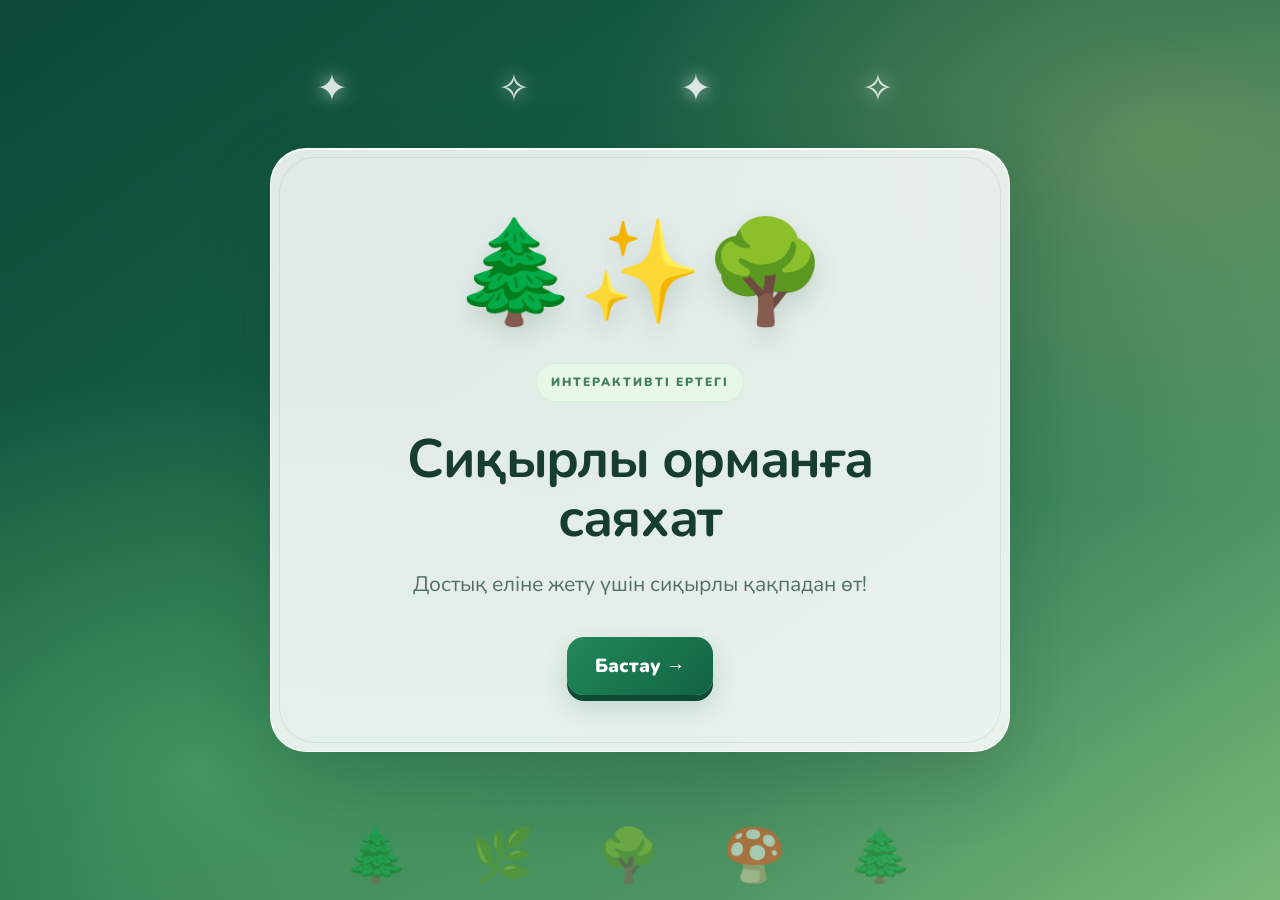
<file: magic_forest_demo/index.html>
<!DOCTYPE html>
<html lang="kk">
<head>
<meta charset="UTF-8"><meta name="viewport" content="width=device-width, initial-scale=1">
<title>Сиқырлы орман — Бастау</title><link rel="stylesheet" href="style.css">
</head>
<body>
<main class="scene forest">
  <div class="card">
    <div class="emoji">🌲✨🌳</div>
    <p class="eyebrow">ИНТЕРАКТИВТІ ЕРТЕГІ</p>
    <h1>Сиқырлы орманға саяхат</h1>
    <p>Достық еліне жету үшін сиқырлы қақпадан өт!</p>
    <a class="button" href="map.html">Бастау →</a>
  </div>
</main>
</body>
</html>
</file>
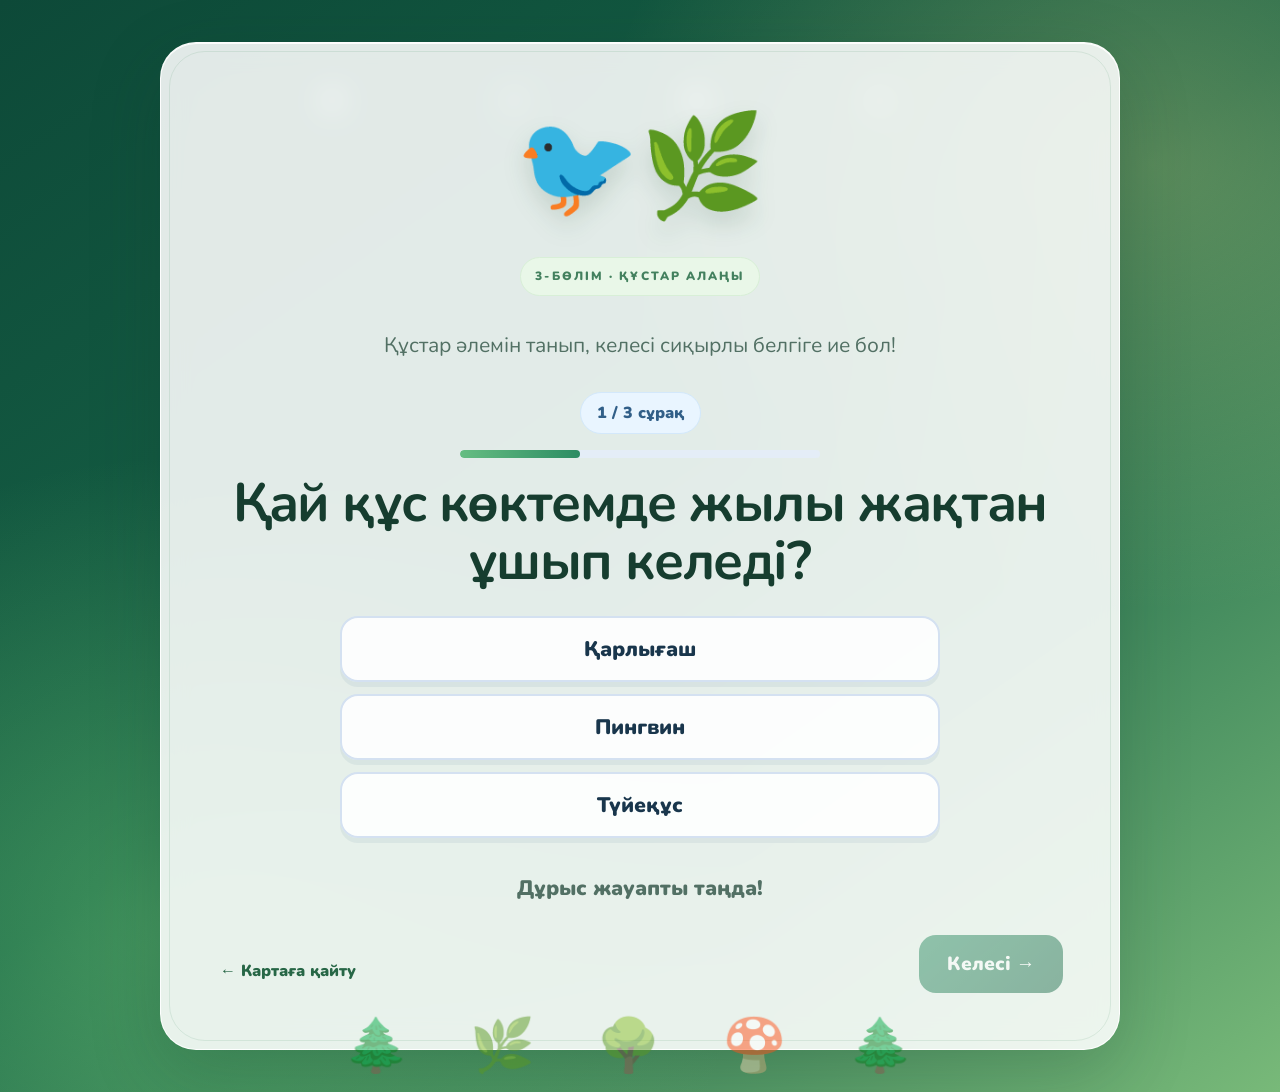
<file: magic_forest_demo/birds.html>
<!DOCTYPE html>
<html lang="kk">
<head>
<meta charset="UTF-8"><meta name="viewport" content="width=device-width, initial-scale=1">
<title>Сиқырлы орман — Құстар алаңы</title><link rel="stylesheet" href="style.css">
</head>
<body>
<main class="scene forest">
  <div class="card wide">
    <div class="emoji">🐦🌿</div>
    <p class="eyebrow">3-БӨЛІМ · ҚҰСТАР АЛАҢЫ</p>
    <p>Құстар әлемін танып, келесі сиқырлы белгіге ие бол!</p>
    <div id="progress" class="progress">1 / 3 сұрақ</div>
    <div class="progress-track" aria-hidden="true"><span id="progressFill"></span></div>
    <h1 id="question"></h1>
    <div id="answers" class="answers"></div>
    <p id="feedback" class="feedback" aria-live="polite">Дұрыс жауапты таңда!</p>
    <div class="actions">
      <a class="back" href="map.html">← Картаға қайту</a>
      <button id="next" class="button" disabled>Келесі →</button>
    </div>
  </div>
</main>
<script>
const questions = [{"q": "Қай құс көктемде жылы жақтан ұшып келеді?", "a": ["Қарлығаш", "Пингвин", "Түйеқұс"], "correct": 0}, {"q": "Құстардың денесін не жауып тұрады?", "a": ["Жүн", "Қабыршақ", "Қауырсын"], "correct": 2}, {"q": "Құстарға ұя не үшін керек?", "a": ["Жұмыртқа салып, балапан өсіру үшін", "Суда жүзу үшін", "Қар жинау үшін"], "correct": 0}];
const finishMessage = "Құстардың досы!";
let current = 0, answered = false, score = 0;
const questionEl = document.getElementById("question");
const answersEl = document.getElementById("answers");
const feedbackEl = document.getElementById("feedback");
const progressEl = document.getElementById("progress");
const progressFill = document.getElementById("progressFill");
const nextBtn = document.getElementById("next");

function render() {
  answered = false;
  const item = questions[current];
  progressEl.textContent = `${current + 1} / ${questions.length} сұрақ`;
  progressFill.style.width = `${((current + 1) / questions.length) * 100}%`;
  questionEl.textContent = item.q;
  feedbackEl.textContent = "Дұрыс жауапты таңда!";
  feedbackEl.className = "feedback";
  answersEl.innerHTML = "";
  nextBtn.disabled = true;
  nextBtn.textContent = current === questions.length - 1 ? "Нәтиже →" : "Келесі →";
  item.a.forEach((answer, index) => {
    const button = document.createElement("button");
    button.className = "answer";
    button.textContent = answer;
    button.onclick = () => choose(index, button);
    answersEl.appendChild(button);
  });
}
function choose(index, button) {
  if (answered) return;
  answered = true;
  const item = questions[current];
  [...answersEl.children].forEach((b, i) => {
    b.disabled = true;
    if (i === item.correct) b.classList.add("correct");
  });
  if (index === item.correct) {
    score++;
    feedbackEl.textContent = "Дұрыс! Сиқырлы орман саған қуанып тұр ✨";
    feedbackEl.className = "feedback good";
  } else {
    button.classList.add("wrong");
    feedbackEl.textContent = "Жақсы талпыныс! Дұрыс жауап жасыл түспен көрсетілді.";
    feedbackEl.className = "feedback bad";
  }
  nextBtn.disabled = false;
}
nextBtn.onclick = () => {
  if (current < questions.length - 1) {
    current++;
    render();
  } else {
    questionEl.textContent = "Жарайсың!";
    progressEl.textContent = "Сынақ аяқталды";
    progressFill.style.width = "100%";
    answersEl.innerHTML = `<div class="finish">🐦🌿<br>${finishMessage}<br><span style="display:inline-block;margin-top:10px;font-size:18px;color:#846a20">Сенің нәтижең: ${score} / ${questions.length}</span></div>`;
    feedbackEl.textContent = "Картаға оралып, басқа сынақты таңда!";
    feedbackEl.className = "feedback good";
    nextBtn.textContent = "Картаға оралу";
    nextBtn.onclick = () => location.href = "map.html";
  }
};
render();
</script>
</body>
</html>
</file>
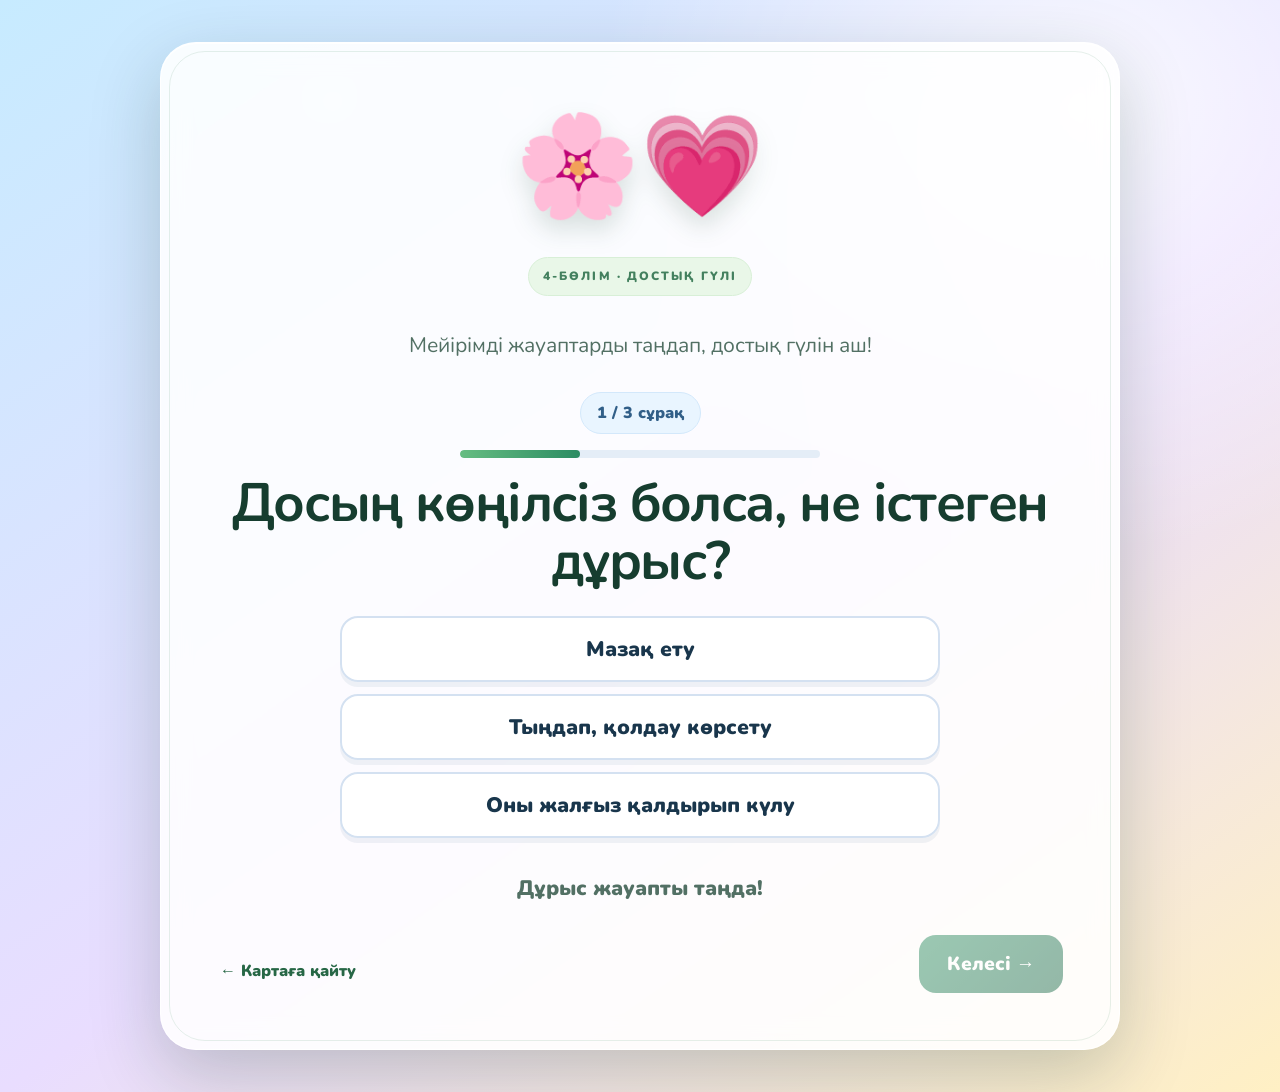
<file: magic_forest_demo/flower.html>
<!DOCTYPE html>
<html lang="kk">
<head>
<meta charset="UTF-8"><meta name="viewport" content="width=device-width, initial-scale=1">
<title>Сиқырлы орман — Достық гүлі</title><link rel="stylesheet" href="style.css">
</head>
<body>
<main class="scene quiz-scene">
  <div class="card wide">
    <div class="emoji">🌸💗</div>
    <p class="eyebrow">4-БӨЛІМ · ДОСТЫҚ ГҮЛІ</p>
    <p>Мейірімді жауаптарды таңдап, достық гүлін аш!</p>
    <div id="progress" class="progress">1 / 3 сұрақ</div>
    <div class="progress-track" aria-hidden="true"><span id="progressFill"></span></div>
    <h1 id="question"></h1>
    <div id="answers" class="answers"></div>
    <p id="feedback" class="feedback" aria-live="polite">Дұрыс жауапты таңда!</p>
    <div class="actions">
      <a class="back" href="map.html">← Картаға қайту</a>
      <button id="next" class="button" disabled>Келесі →</button>
    </div>
  </div>
</main>
<script>
const questions = [{"q": "Досың көңілсіз болса, не істеген дұрыс?", "a": ["Мазақ ету", "Тыңдап, қолдау көрсету", "Оны жалғыз қалдырып күлу"], "correct": 1}, {"q": "Бірге ойнағанда ойыншықты қалай қолданамыз?", "a": ["Кезекпен бөлісеміз", "Ешкімге бермейміз", "Жасырып қоямыз"], "correct": 0}, {"q": "Егер байқамай досыңды ренжітсең, не істейсің?", "a": ["Кешірім сұраймын", "Оны кінәлаймын", "Елемеймін"], "correct": 0}];
const finishMessage = "Достық гүлі жайқалды!";
let current = 0, answered = false, score = 0;
const questionEl = document.getElementById("question");
const answersEl = document.getElementById("answers");
const feedbackEl = document.getElementById("feedback");
const progressEl = document.getElementById("progress");
const progressFill = document.getElementById("progressFill");
const nextBtn = document.getElementById("next");

function render() {
  answered = false;
  const item = questions[current];
  progressEl.textContent = `${current + 1} / ${questions.length} сұрақ`;
  progressFill.style.width = `${((current + 1) / questions.length) * 100}%`;
  questionEl.textContent = item.q;
  feedbackEl.textContent = "Дұрыс жауапты таңда!";
  feedbackEl.className = "feedback";
  answersEl.innerHTML = "";
  nextBtn.disabled = true;
  nextBtn.textContent = current === questions.length - 1 ? "Нәтиже →" : "Келесі →";
  item.a.forEach((answer, index) => {
    const button = document.createElement("button");
    button.className = "answer";
    button.textContent = answer;
    button.onclick = () => choose(index, button);
    answersEl.appendChild(button);
  });
}
function choose(index, button) {
  if (answered) return;
  answered = true;
  const item = questions[current];
  [...answersEl.children].forEach((b, i) => {
    b.disabled = true;
    if (i === item.correct) b.classList.add("correct");
  });
  if (index === item.correct) {
    score++;
    feedbackEl.textContent = "Дұрыс! Сиқырлы орман саған қуанып тұр ✨";
    feedbackEl.className = "feedback good";
  } else {
    button.classList.add("wrong");
    feedbackEl.textContent = "Жақсы талпыныс! Дұрыс жауап жасыл түспен көрсетілді.";
    feedbackEl.className = "feedback bad";
  }
  nextBtn.disabled = false;
}
nextBtn.onclick = () => {
  if (current < questions.length - 1) {
    current++;
    render();
  } else {
    questionEl.textContent = "Жарайсың!";
    progressEl.textContent = "Сынақ аяқталды";
    progressFill.style.width = "100%";
    answersEl.innerHTML = `<div class="finish">🌸💗<br>${finishMessage}<br><span style="display:inline-block;margin-top:10px;font-size:18px;color:#846a20">Сенің нәтижең: ${score} / ${questions.length}</span></div>`;
    feedbackEl.textContent = "Картаға оралып, басқа сынақты таңда!";
    feedbackEl.className = "feedback good";
    nextBtn.textContent = "Картаға оралу";
    nextBtn.onclick = () => location.href = "map.html";
  }
};
render();
</script>
</body>
</html>
</file>
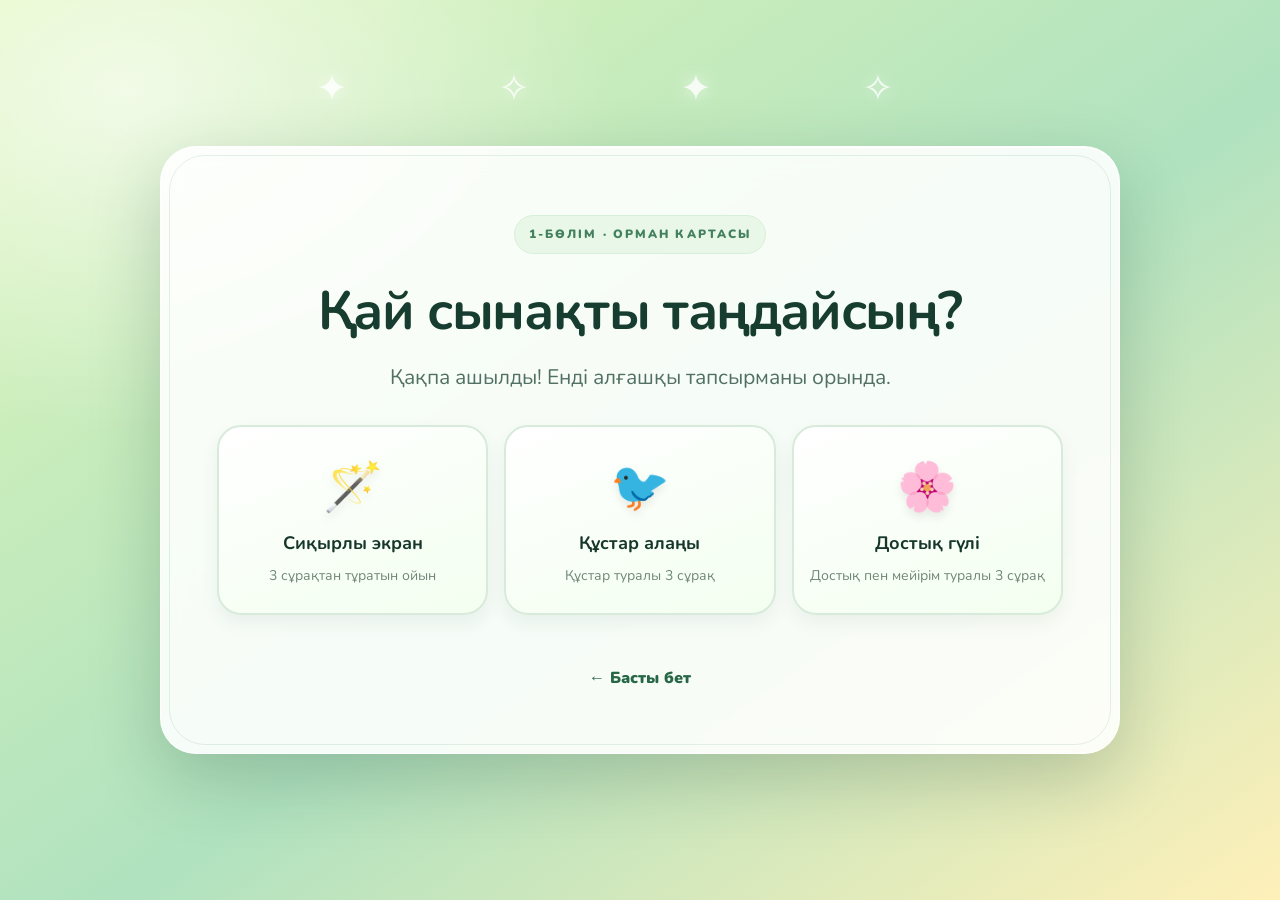
<file: magic_forest_demo/map.html>
<!DOCTYPE html>
<html lang="kk">
<head>
<meta charset="UTF-8"><meta name="viewport" content="width=device-width, initial-scale=1">
<title>Сиқырлы орман — Карта</title><link rel="stylesheet" href="style.css">
</head>
<body>
<main class="scene map-scene">
  <div class="card wide">
    <p class="eyebrow">1-БӨЛІМ · ОРМАН КАРТАСЫ</p>
    <h1>Қай сынақты таңдайсың?</h1>
    <p>Қақпа ашылды! Енді алғашқы тапсырманы орында.</p>
    <div class="choices">
      <a class="tile" href="quiz.html"><span>🪄</span><strong>Сиқырлы экран</strong><small>3 сұрақтан тұратын ойын</small></a>
      <a class="tile" href="birds.html"><span>🐦</span><strong>Құстар алаңы</strong><small>Құстар туралы 3 сұрақ</small></a>
      <a class="tile" href="flower.html"><span>🌸</span><strong>Достық гүлі</strong><small>Достық пен мейірім туралы 3 сұрақ</small></a>
    </div>
    <a class="back" href="index.html">← Басты бет</a>
  </div>
</main>
</body>
</html>
</file>
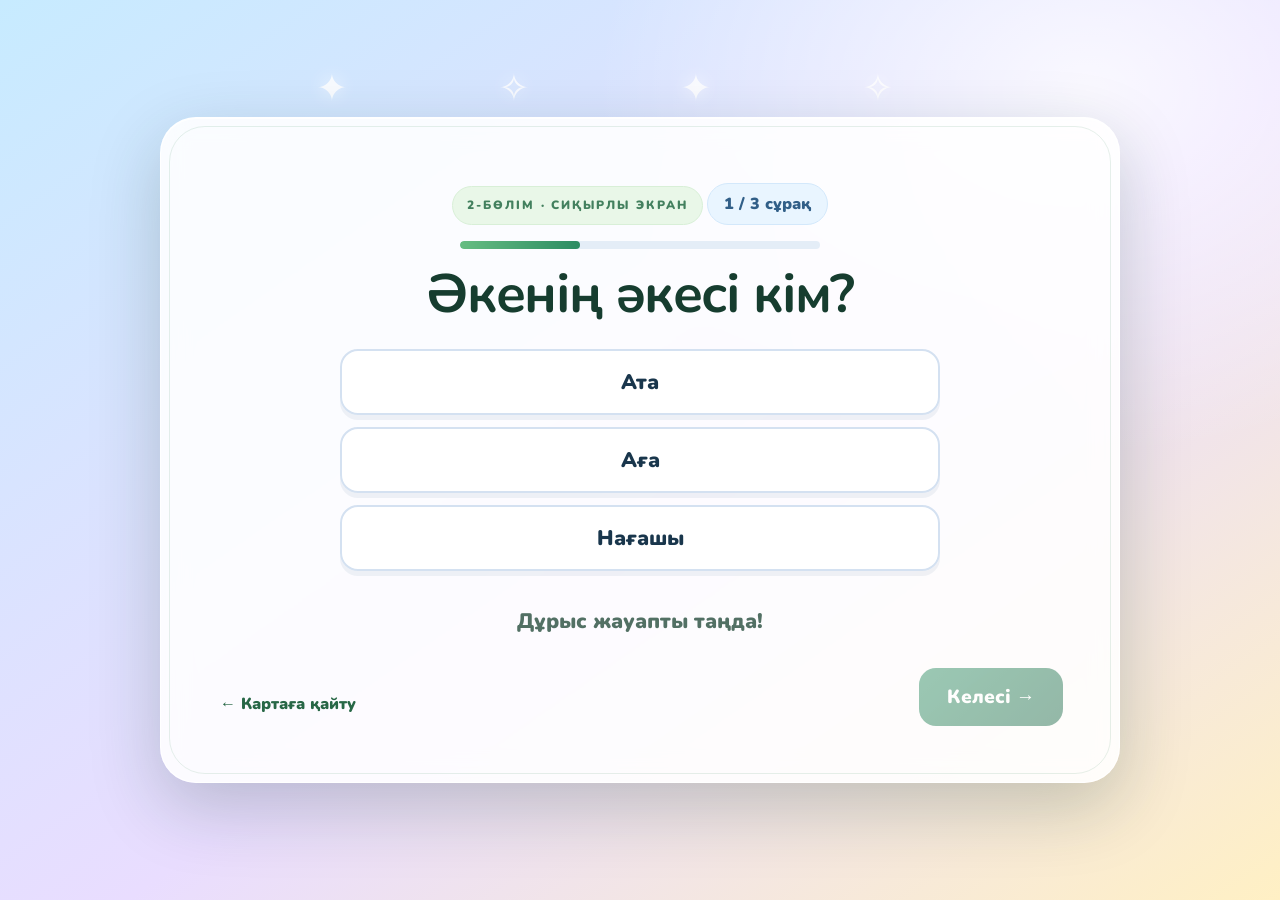
<file: magic_forest_demo/quiz.html>
<!DOCTYPE html>
<html lang="kk">
<head>
<meta charset="UTF-8"><meta name="viewport" content="width=device-width, initial-scale=1">
<title>Сиқырлы орман — Сұрақтар</title><link rel="stylesheet" href="style.css">
</head>
<body>
<main class="scene quiz-scene">
  <div class="card wide">
    <p class="eyebrow">2-БӨЛІМ · СИҚЫРЛЫ ЭКРАН</p>
    <div id="progress" class="progress">1 / 3 сұрақ</div>
    <div class="progress-track" aria-hidden="true"><span id="progressFill"></span></div>
    <h1 id="question">Әкенің әкесі кім?</h1>
    <div id="answers" class="answers"></div>
    <p id="feedback" class="feedback" aria-live="polite">Дұрыс жауапты таңда!</p>
    <div class="actions">
      <a class="back" href="map.html">← Картаға қайту</a>
      <button id="next" class="button" disabled>Келесі →</button>
    </div>
  </div>
</main>
<script>
const questions = [
  {q:"Әкенің әкесі кім?", a:["Ата","Аға","Нағашы"], correct:0},
  {q:"Ананың анасы кім?", a:["Әпке","Нағашы әже","Іні"], correct:1},
  {q:"Өзіңнен үлкен ұл бала кім?", a:["Іні","Ата","Аға"], correct:2}
];
let current = 0, answered = false, score = 0;
const questionEl = document.getElementById("question");
const answersEl = document.getElementById("answers");
const feedbackEl = document.getElementById("feedback");
const progressEl = document.getElementById("progress");
const progressFill = document.getElementById("progressFill");
const nextBtn = document.getElementById("next");

function render() {
  answered = false;
  const item = questions[current];
  progressEl.textContent = `${current + 1} / ${questions.length} сұрақ`;
  progressFill.style.width = `${((current + 1) / questions.length) * 100}%`;
  questionEl.textContent = item.q;
  feedbackEl.textContent = "Дұрыс жауапты таңда!";
  feedbackEl.className = "feedback";
  answersEl.innerHTML = "";
  nextBtn.disabled = true;
  nextBtn.textContent = current === questions.length - 1 ? "Нәтиже →" : "Келесі →";
  item.a.forEach((answer, index) => {
    const button = document.createElement("button");
    button.className = "answer";
    button.textContent = answer;
    button.onclick = () => choose(index, button);
    answersEl.appendChild(button);
  });
}
function choose(index, button) {
  if (answered) return;
  answered = true;
  const item = questions[current];
  [...answersEl.children].forEach((b, i) => {
    b.disabled = true;
    if (i === item.correct) b.classList.add("correct");
  });
  if (index === item.correct) {
    score++;
    feedbackEl.textContent = "Дұрыс! Қақпа жарқырап ашылды ✨";
    feedbackEl.className = "feedback good";
  } else {
    button.classList.add("wrong");
    feedbackEl.textContent = "Тағы бір рет ойлан! Жасыл түспен дұрыс жауап көрсетілді.";
    feedbackEl.className = "feedback bad";
  }
  nextBtn.disabled = false;
}
nextBtn.onclick = () => {
  if (current < questions.length - 1) {
    current++;
    render();
  } else {
    questionEl.textContent = `Жарайсың! Нәтиже: ${score} / ${questions.length}`;
    progressEl.textContent = "Сынақ аяқталды";
    progressFill.style.width = "100%";
    answersEl.innerHTML = `<div class="finish">🏆 Достық еліне тағы бір қадам!<br><span style="display:inline-block;margin-top:10px;font-size:18px;color:#846a20">Сенің нәтижең: ${score} / ${questions.length}</span></div>`;
    feedbackEl.textContent = "Картаны ашып, басқа сынақтарды күте аласың.";
    feedbackEl.className = "feedback good";
    nextBtn.textContent = "Картаға оралу";
    nextBtn.onclick = () => location.href = "map.html";
  }
};
render();
</script>
</body>
</html>
</file>
<file: magic_forest_demo/style.css>
@import url('https://fonts.googleapis.com/css2?family=Nunito:wght@400;600;700;800;900&display=swap');

* { box-sizing: border-box; }
:root {
  font-family: "Nunito", "Trebuchet MS", Arial, sans-serif;
  color: #193d32;
  font-synthesis: none;
  --green: #176b4b;
  --deep-green: #104c39;
  --mint: #d9f6d8;
  --gold: #ffd66b;
  --shadow: 0 24px 70px rgba(18, 54, 41, .22);
}
html { min-height: 100%; }
body {
  margin: 0;
  min-height: 100vh;
  overflow-x: hidden;
  background: #e7f7d9;
}
body::before, body::after {
  content: "";
  position: fixed;
  z-index: 0;
  pointer-events: none;
  border-radius: 50%;
  filter: blur(2px);
  opacity: .5;
}
body::before {
  width: 360px; height: 360px; top: -130px; left: -100px;
  background: radial-gradient(circle, #fff4ad 0, #fff4ad 15%, transparent 70%);
  animation: floatGlow 9s ease-in-out infinite alternate;
}
body::after {
  width: 420px; height: 420px; right: -170px; bottom: -190px;
  background: radial-gradient(circle, #a5e7c5 0, #a5e7c5 20%, transparent 70%);
  animation: floatGlow 11s ease-in-out infinite alternate-reverse;
}
.scene {
  position: relative;
  z-index: 1;
  isolation: isolate;
  min-height: 100vh;
  display: grid;
  place-items: center;
  padding: clamp(16px, 4vw, 42px);
  overflow: hidden;
  background: linear-gradient(135deg, #d6f5d8 0%, #f4f9c9 48%, #bcebdc 100%);
}
.scene::before {
  content: "✦      ✧           ✦      ✧";
  position: absolute;
  top: 7%; left: 5%; right: 5%;
  text-align: center;
  color: rgba(255,255,255,.8);
  letter-spacing: clamp(12px, 6vw, 70px);
  font-size: clamp(20px, 4vw, 38px);
  text-shadow: 0 0 18px rgba(255,255,255,.8);
  animation: twinkle 3s ease-in-out infinite alternate;
  pointer-events: none;
}
.forest {
  background:
    radial-gradient(ellipse at 15% 85%, rgba(121, 210, 121, .42), transparent 36%),
    radial-gradient(ellipse at 90% 15%, rgba(255, 231, 139, .28), transparent 34%),
    linear-gradient(145deg, #0d4938, #176447 48%, #78b979);
}
.forest::after {
  content: "🌲     🌿      🌳        🍄       🌲";
  position: absolute; bottom: 1%; left: 0; right: 0;
  text-align: center; font-size: clamp(24px, 5vw, 52px);
  opacity: .5; letter-spacing: clamp(0px, 2vw, 24px);
  animation: forestSway 5s ease-in-out infinite alternate;
  pointer-events: none;
}
.map-scene {
  background:
    radial-gradient(ellipse at 10% 10%, rgba(255,255,255,.65), transparent 30%),
    linear-gradient(145deg, #dff6b9, #b0e2bf 55%, #fff0b9);
}
.quiz-scene {
  background:
    radial-gradient(ellipse at 85% 10%, rgba(255,255,255,.8), transparent 32%),
    linear-gradient(145deg, #c7ebff, #e9ddff 55%, #fff0c4);
}
.card {
  position: relative;
  width: min(740px, 100%);
  padding: clamp(25px, 5vw, 56px);
  text-align: center;
  background: rgba(255,255,255,.88);
  border: 1px solid rgba(255,255,255,.95);
  border-radius: clamp(24px, 4vw, 36px);
  box-shadow: var(--shadow), inset 0 1px 0 rgba(255,255,255,.95);
  backdrop-filter: blur(14px);
  animation: cardIn .75s cubic-bezier(.2,.8,.2,1) both;
}
.card::before {
  content: "";
  position: absolute; inset: 8px;
  border: 1px solid rgba(66, 143, 93, .13);
  border-radius: inherit;
  pointer-events: none;
}
.card.wide { width: min(960px, 100%); }
.emoji {
  font-size: clamp(58px, 10vw, 100px);
  margin-bottom: 10px;
  filter: drop-shadow(0 12px 12px rgba(17, 65, 43, .15));
  animation: bob 3.4s ease-in-out infinite;
}
.eyebrow {
  display: inline-flex;
  align-items: center;
  justify-content: center;
  gap: 8px;
  font-size: 12px;
  letter-spacing: 2.1px;
  font-weight: 900;
  color: #43805e;
  background: #e9f7e8;
  border: 1px solid #d8efd7;
  border-radius: 999px;
  padding: 9px 14px;
}
h1 {
  font-size: clamp(32px, 5.3vw, 54px);
  line-height: 1.08;
  letter-spacing: -1.4px;
  margin: 16px 0;
  color: #163d2f;
}
p { font-size: clamp(17px, 2.3vw, 21px); line-height: 1.6; }
.card > p:not(.eyebrow) { color: #527064; }
.button {
  display: inline-flex;
  align-items: center;
  justify-content: center;
  gap: 10px;
  border: 0;
  border-radius: 17px;
  padding: 16px 28px;
  background: linear-gradient(135deg, #21885a, #126342);
  color: white;
  text-decoration: none;
  font: inherit;
  font-size: 19px;
  font-weight: 900;
  cursor: pointer;
  margin-top: 14px;
  box-shadow: 0 6px 0 #0b4b32, 0 12px 24px rgba(19, 104, 66, .2);
  transition: transform .2s ease, box-shadow .2s ease, filter .2s ease;
}
.button:hover:not(:disabled) {
  transform: translateY(-3px);
  box-shadow: 0 9px 0 #0b4b32, 0 17px 30px rgba(19, 104, 66, .24);
  filter: brightness(1.06);
}
.button:active:not(:disabled) { transform: translateY(2px); box-shadow: 0 3px 0 #0b4b32; }
.button:focus-visible, .tile:focus-visible, .answer:focus-visible, .back:focus-visible {
  outline: 4px solid #f4bf3e;
  outline-offset: 4px;
}
.button:disabled { opacity: .45; cursor: not-allowed; box-shadow: none; }
.choices {
  display: grid;
  grid-template-columns: repeat(3, minmax(0, 1fr));
  gap: 16px;
  margin: 30px 0;
}
.tile {
  position: relative;
  display: flex;
  flex-direction: column;
  align-items: center;
  justify-content: center;
  gap: 11px;
  min-height: 190px;
  padding: 22px 14px;
  border: 2px solid #d8ead9;
  border-radius: 24px;
  background: linear-gradient(160deg, #ffffff, #f3fff0);
  color: #17372c;
  text-decoration: none;
  font: inherit;
  cursor: pointer;
  box-shadow: 0 8px 18px rgba(38, 91, 58, .07);
  transition: transform .25s ease, border-color .25s ease, box-shadow .25s ease;
  overflow: hidden;
}
.tile::before {
  content: "";
  position: absolute; top: -70%; left: -60%;
  width: 45%; height: 240%;
  transform: rotate(24deg);
  background: rgba(255,255,255,.55);
  transition: left .45s ease;
}
.tile:hover {
  border-color: #6ab782;
  transform: translateY(-6px) rotate(-.5deg);
  box-shadow: 0 16px 28px rgba(38, 91, 58, .13);
}
.tile:hover::before { left: 130%; }
.tile span { font-size: 48px; filter: drop-shadow(0 5px 4px rgba(0,0,0,.08)); transition: transform .25s ease; }
.tile:hover span { transform: scale(1.13) rotate(-5deg); }
.tile strong { font-size: 18px; position: relative; }
.tile small { font-size: 14px; line-height: 1.4; color: #71867a; position: relative; }
.tile.locked { background: linear-gradient(160deg, #f4f4ed, #e9eee5); color: #65736a; border-style: dashed; }
.tile.locked:hover { transform: none; box-shadow: 0 8px 18px rgba(38,91,58,.07); }
.back {
  display: inline-flex;
  align-items: center;
  gap: 6px;
  color: #276746;
  font-size: 16px;
  font-weight: 900;
  text-decoration: none;
  margin-top: 14px;
  padding: 8px 3px;
  transition: gap .2s ease, color .2s ease;
}
.back:hover { gap: 11px; color: #103e2c; }
.progress {
  display: inline-flex;
  align-items: center;
  padding: 9px 16px;
  background: #e9f5ff;
  border: 1px solid #d3e8fb;
  border-radius: 999px;
  font-weight: 900;
  color: #315f88;
  margin: 8px 0 16px;
}
.progress-track { height: 8px; width: min(360px, 100%); margin: 0 auto 16px; border-radius: 99px; background: #e4edf7; overflow: hidden; }
.progress-track span { display: block; height: 100%; width: 33.333%; border-radius: inherit; background: linear-gradient(90deg, #66bd82, #2c8c63); transition: width .35s ease; }
.answers { display: grid; grid-template-columns: 1fr; gap: 12px; margin: 26px auto; max-width: 600px; }
.answer {
  position: relative;
  padding: 17px 22px;
  min-height: 64px;
  border: 2px solid #d4e1f1;
  border-radius: 18px;
  background: rgba(255,255,255,.9);
  font: inherit;
  font-size: 21px;
  font-weight: 900;
  cursor: pointer;
  color: #19364c;
  box-shadow: 0 5px 0 rgba(50, 92, 133, .07);
  transition: transform .18s ease, border-color .18s ease, background .18s ease;
}
.answer:hover:not(:disabled) { border-color: #679ee0; background: #f4f9ff; transform: translateY(-2px); }
.answer:disabled { cursor: default; }
.answer.correct { background: #d8f8df; border-color: #38a65b; animation: correctPop .35s ease both; }
.answer.wrong { background: #ffe0df; border-color: #d85a56; animation: shake .35s ease both; }
.feedback {
  min-height: 34px;
  padding: 8px 12px;
  border-radius: 12px;
  font-weight: 900;
  color: #61786c;
}
.feedback.good { color: #16723c; background: #e9f9eb; }
.feedback.bad { color: #a53830; background: #fff0ed; }
.actions { display: flex; justify-content: space-between; align-items: center; gap: 16px; flex-wrap: wrap; margin-top: 18px; }
.actions .button { margin: 0; }
.finish {
  padding: 30px 20px;
  border: 1px solid #f4df8e;
  border-radius: 24px;
  background: linear-gradient(135deg, #fff9d8, #fff0ae);
  font-size: clamp(22px, 4vw, 30px);
  font-weight: 900;
  box-shadow: inset 0 1px 0 white;
  animation: cardIn .45s ease both;
}
@keyframes cardIn {
  from { opacity: 0; transform: translateY(22px) scale(.98); }
  to { opacity: 1; transform: translateY(0) scale(1); }
}
@keyframes bob { 0%,100% { transform: translateY(0) rotate(-2deg); } 50% { transform: translateY(-10px) rotate(2deg); } }
@keyframes twinkle { from { opacity: .45; transform: translateY(0); } to { opacity: 1; transform: translateY(6px); } }
@keyframes floatGlow { from { transform: translate(0,0) scale(1); } to { transform: translate(24px,16px) scale(1.08); } }
@keyframes forestSway { from { transform: translateX(-8px); } to { transform: translateX(8px); } }
@keyframes correctPop { 50% { transform: scale(1.025); } }
@keyframes shake { 25%,75% { transform: translateX(-4px); } 50% { transform: translateX(4px); } }
@media (max-width: 700px) {
  .choices { grid-template-columns: 1fr; gap: 12px; }
  .tile { min-height: 135px; }
  .actions { justify-content: center; }
  .actions .back { order: 2; }
  .actions .button { order: 1; }
  h1 { letter-spacing: -.8px; }
}
@media (prefers-reduced-motion: reduce) {
  *, *::before, *::after { animation-duration: .01ms !important; animation-iteration-count: 1 !important; scroll-behavior: auto !important; transition-duration: .01ms !important; }
}
</file>
